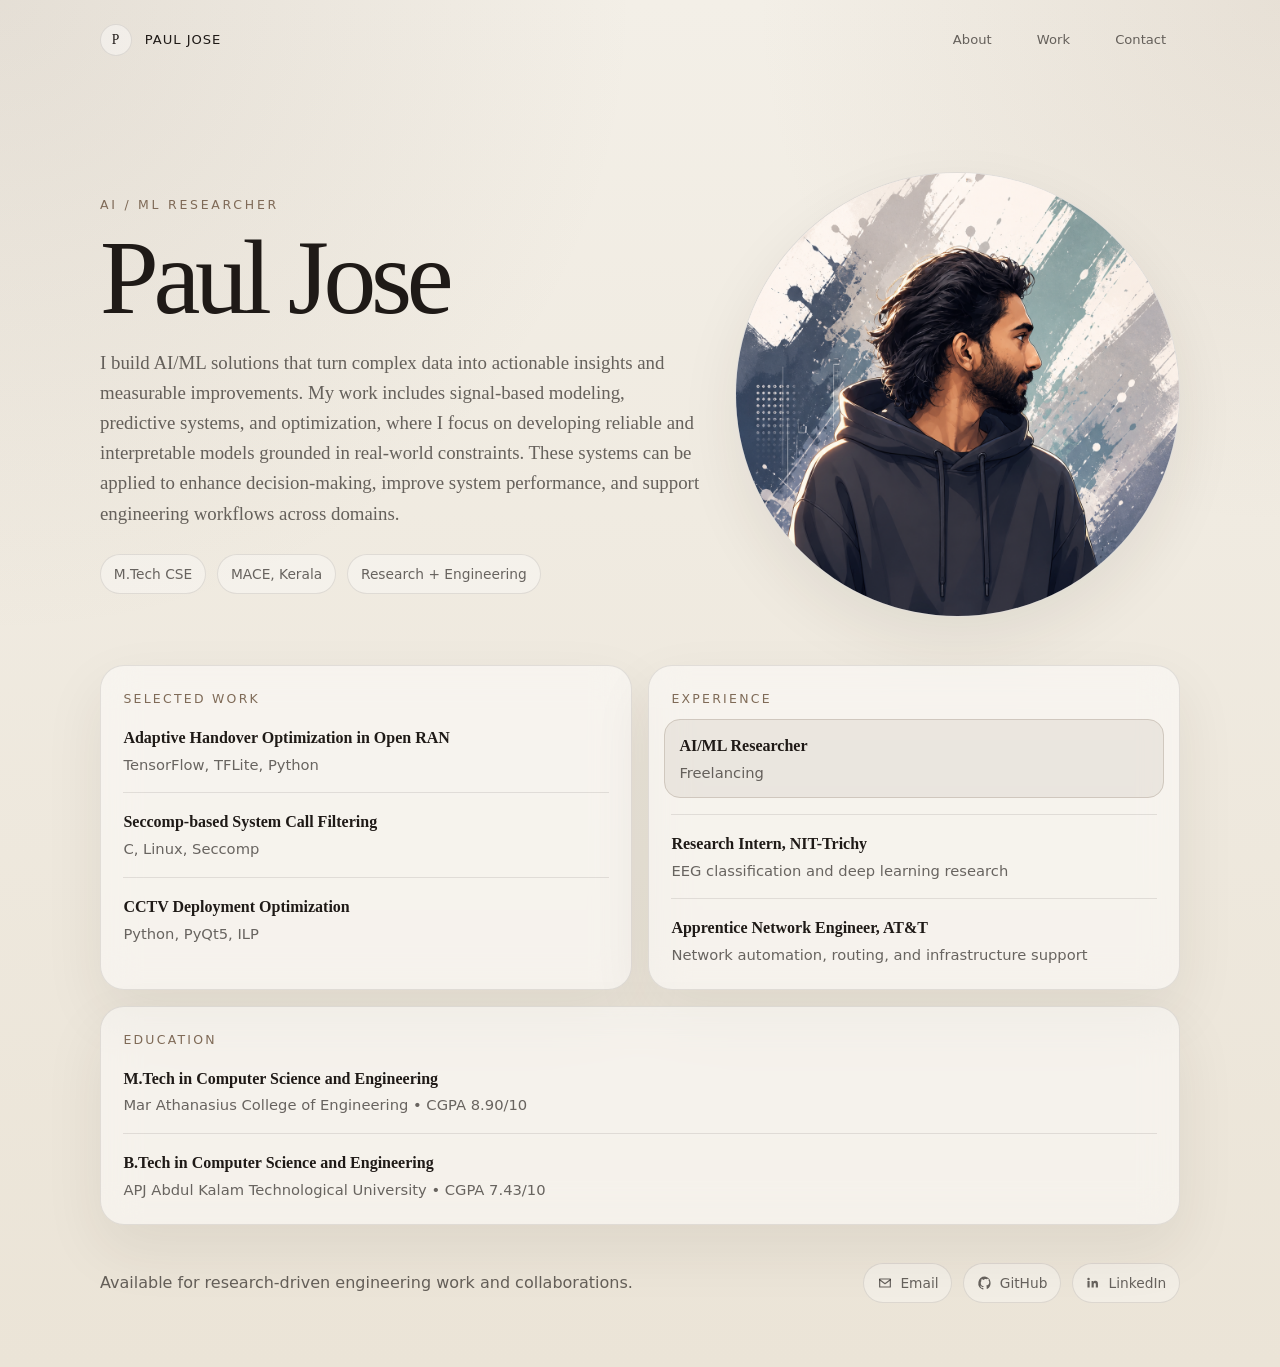
<file: index.html>
<!doctype html>
<html lang="en">
<head>
  <meta charset="utf-8">
  <meta name="viewport" content="width=device-width, initial-scale=1">
  <meta name="description" content="Minimal portfolio of Paul Jose, AI/ML researcher and engineer.">
  <title>Paul Jose</title>
  <link rel="stylesheet" href="styles.css">
</head>
<body>
  <header class="site-header">
    <a class="brand" href="#top" aria-label="Paul Jose home">
      <span class="brand-mark">P</span>
      <span class="brand-text">Paul Jose</span>
    </a>
    <nav class="site-nav" aria-label="Primary">
      <a href="#about">About</a>
      <a href="#work">Work</a>
      <a href="#contact">Contact</a>
    </nav>
  </header>

  <main id="top" class="site-main">
    <section class="hero" aria-label="Introduction">
      <div class="hero-copy">
        <p class="eyebrow">AI / ML Researcher</p>
        <h1>Paul Jose</h1>
        <p class="lead" id="about">
          I build AI/ML solutions that turn complex data into actionable insights and measurable improvements. 
          My work includes signal-based modeling, predictive systems, and optimization, where I focus on developing reliable and interpretable models grounded in real-world constraints. 
          These systems can be applied to enhance decision-making, improve system performance, and support engineering workflows across domains.
        </p>

        <div class="meta-row" aria-label="Key details">
          <span>M.Tech CSE</span>
          <span>MACE, Kerala</span>
          <span>Research + Engineering</span>
        </div>
      </div>

      <div class="hero-photo">
        <img src="CA4DE07D-E51B-4B91-9FEB-DB6355D3D148.png" alt="Paul Jose portrait">
      </div>
    </section>

    <section class="section-grid" aria-label="Portfolio highlights">
      <article class="panel" id="work">
        <p class="section-label">Selected work</p>
        <ul class="list">
          <li>
            <strong>Adaptive Handover Optimization in Open RAN</strong>
            <span>TensorFlow, TFLite, Python</span>
          </li>
          <li>
            <strong>Seccomp-based System Call Filtering</strong>
            <span>C, Linux, Seccomp</span>
          </li>
          <li>
            <strong>CCTV Deployment Optimization</strong>
            <span>Python, PyQt5, ILP</span>
          </li>
        </ul>
      </article>

      <article class="panel">
        <p class="section-label">Experience</p>
        <ul class="list">
          <li class="open-to">
            <strong>AI/ML Researcher</strong>
            <span>Freelancing</span>
          </li>
          <li>
            <strong>Research Intern, NIT-Trichy</strong>
            <span>EEG classification and deep learning research</span>
          </li>
          <li>
            <strong>Apprentice Network Engineer, AT&amp;T</strong>
            <span>Network automation, routing, and infrastructure support</span>
          </li>
        </ul>
      </article>

      <article class="panel panel-wide">
        <p class="section-label">Education</p>
        <div class="timeline">
          <div>
            <strong>M.Tech in Computer Science and Engineering</strong>
            <span>Mar Athanasius College of Engineering • CGPA 8.90/10</span>
          </div>
          <div>
            <strong>B.Tech in Computer Science and Engineering</strong>
            <span>APJ Abdul Kalam Technological University • CGPA 7.43/10</span>
          </div>
        </div>
      </article>
    </section>

    <footer class="site-footer" id="contact">
      <p>Available for research-driven engineering work and collaborations.</p>
      <div class="contact-links">
        <a href="mailto:pauljose.personal@gmail.com">
          <svg aria-hidden="true" viewBox="0 0 24 24" focusable="false">
            <path d="M4 6h16v12H4z" />
            <path d="m4 7 8 6 8-6" />
          </svg>
          <span>Email</span>
        </a>
        <a href="https://github.com/aeiou-sudo" target="_blank" rel="noopener noreferrer">
          <svg aria-hidden="true" viewBox="0 0 24 24" focusable="false">
            <path d="M12 2.2a10 10 0 0 0-3.16 19.49c.5.09.68-.22.68-.48v-1.69c-2.78.6-3.37-1.2-3.37-1.2-.46-1.16-1.12-1.47-1.12-1.47-.91-.62.07-.61.07-.61 1.01.07 1.54 1.04 1.54 1.04.9 1.53 2.35 1.09 2.92.83.09-.65.35-1.09.64-1.34-2.22-.25-4.55-1.11-4.55-4.94 0-1.09.39-1.98 1.03-2.68-.1-.25-.45-1.27.1-2.65 0 0 .84-.27 2.75 1.02A9.58 9.58 0 0 1 12 6.18c.85 0 1.7.11 2.5.34 1.91-1.29 2.75-1.02 2.75-1.02.55 1.38.2 2.4.1 2.65.64.7 1.03 1.59 1.03 2.68 0 3.84-2.34 4.68-4.57 4.93.36.31.68.92.68 1.85v2.74c0 .27.18.58.69.48A10 10 0 0 0 12 2.2Z" />
          </svg>
          <span>GitHub</span>
        </a>
        <a href="https://www.linkedin.com/in/paul-jose-016" target="_blank" rel="noopener noreferrer">
          <svg aria-hidden="true" viewBox="0 0 24 24" focusable="false">
            <path d="M6.94 8.92v9.78H3.7V8.92h3.24ZM5.32 4.1a1.88 1.88 0 1 1 0 3.76 1.88 1.88 0 0 1 0-3.76Zm6.86 4.82.1 1.35a3.52 3.52 0 0 1 3.16-1.62c3.38 0 4.01 2.23 4.01 5.13v4.92h-3.24v-4.36c0-1.04-.02-2.38-1.45-2.38-1.45 0-1.68 1.13-1.68 2.3v4.44H9.85V8.92h2.33Z" />
          </svg>
          <span>LinkedIn</span>
        </a>
      </div>
    </footer>
  </main>

  <script type="module" src="script.js"></script>
</body>
</html>
</file>
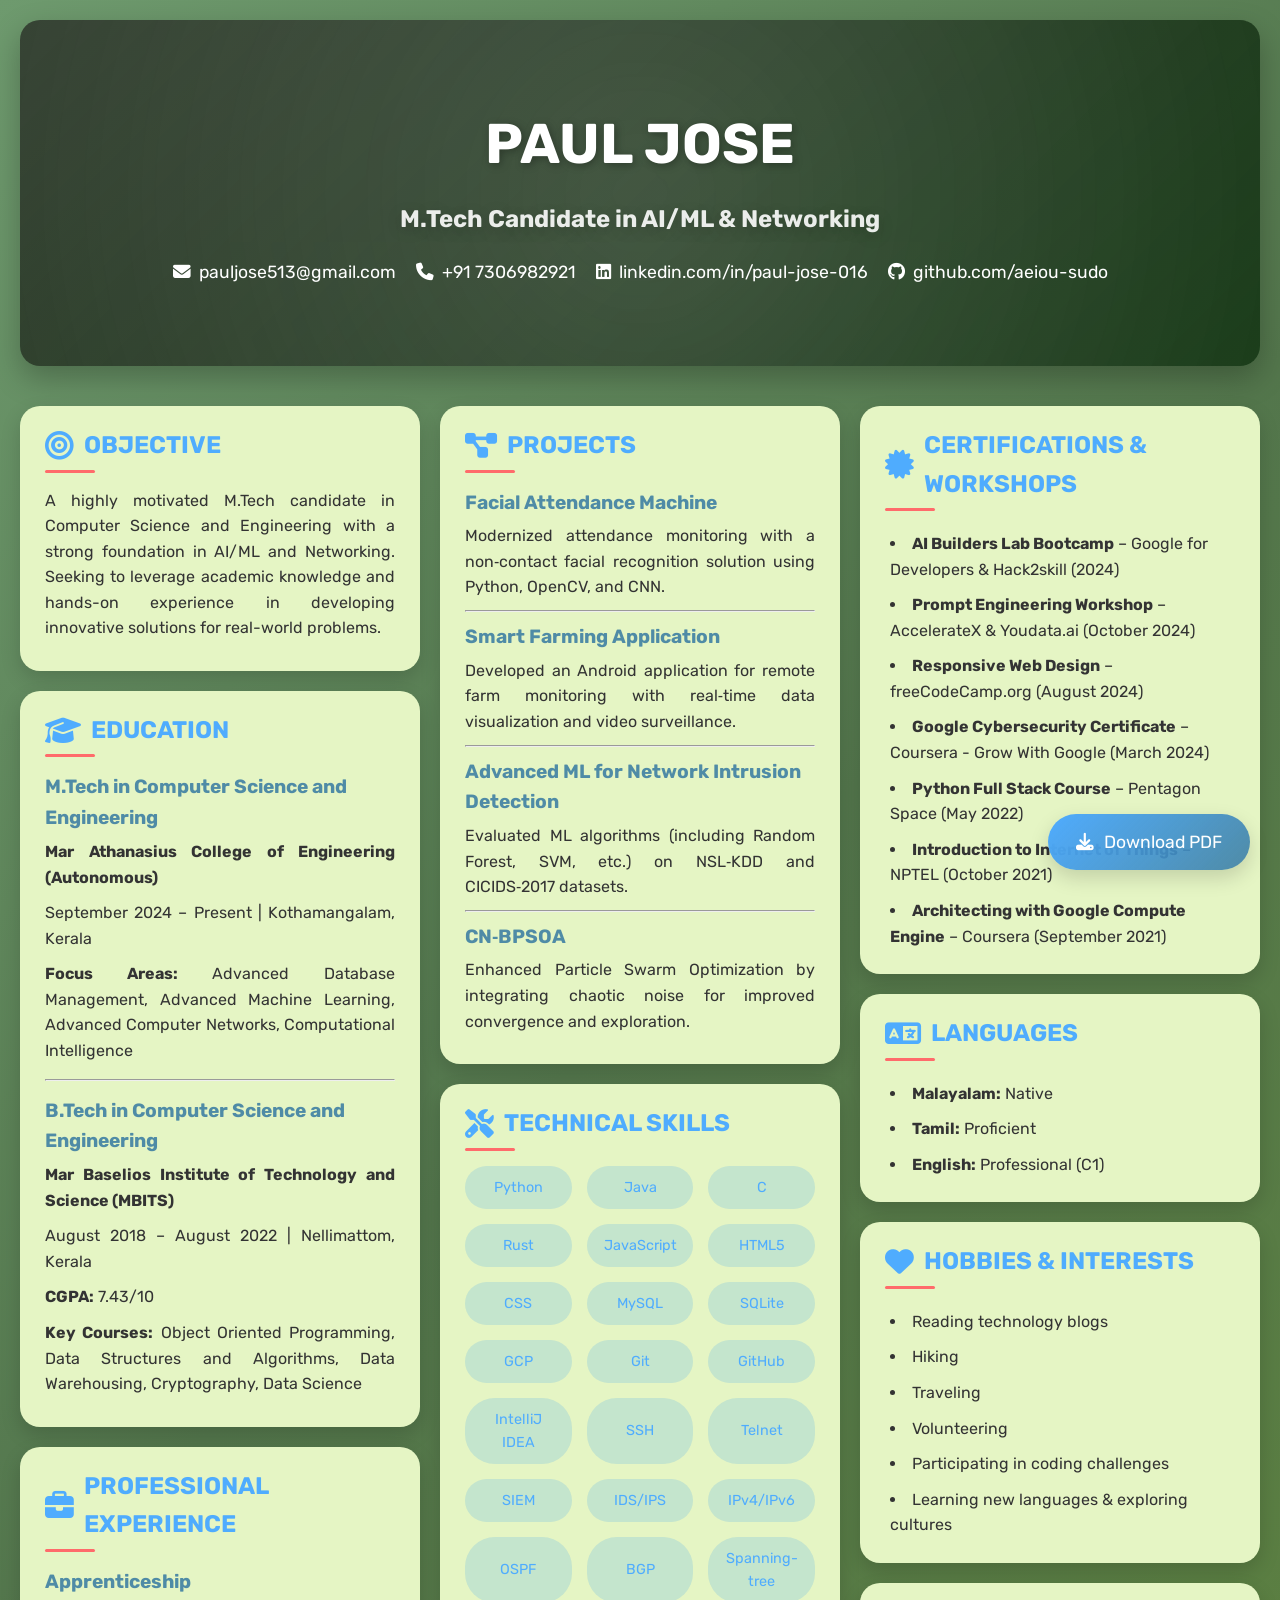
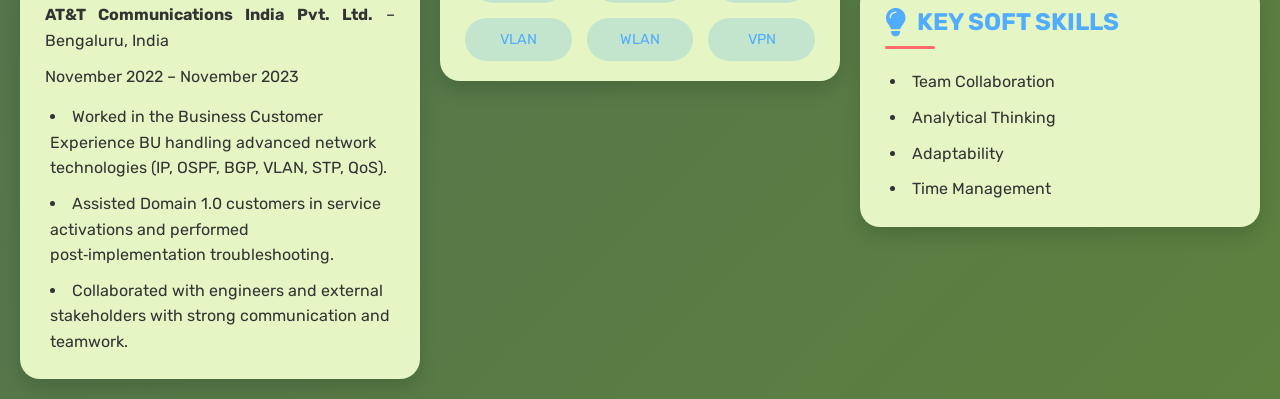
<file: portfolio.html>
<!DOCTYPE html>
<html lang="en">
<head>
  <meta charset="UTF-8" />
  <meta name="viewport" content="width=device-width, initial-scale=1.0" />
  <title>Paul Jose - Interactive Resume</title>
  <!-- Font Awesome Icons -->
  <link rel="stylesheet" href="https://cdnjs.cloudflare.com/ajax/libs/font-awesome/6.4.0/css/all.min.css" />
  <!-- Google Fonts -->
  <link href="https://fonts.googleapis.com/css2?family=Rubik:wght@400;500;700&family=Inter:wght@400;500&display=swap" rel="stylesheet" />
  <style>
    /* CSS Variables for easy theming */
    :root {
        --primary: #4facfe;      /* Modern Light Blue */
        --secondary: #377aa1dc;    /* Modern Turquoise */
        --accent: #ff6b6b;       /* Vibrant Coral Accent */
        --bg-color: #f0f4f8;
        --card-bg: rgba(255, 255, 255, 0.8);
        --text-color: #333;
        --shadow: rgba(0, 0, 0, 0.15);
          -webkit-user-select: none; /* Safari */
          -moz-user-select: none;    /* Firefox */
          -ms-user-select: none;     /* Internet Explorer/Edge */
          user-select: none;         /* Non-prefixed version, currently supported by Chrome, Opera and Edge */
          cursor: default;
    }
    /* Global Reset */
    * {
      margin: 0;
      padding: 0;
      box-sizing: border-box;
    }
    body {
        font-family: 'Rubik', sans-serif;
        background-attachment: fixed;
        background-size: cover;
        background-repeat: no-repeat;
        background-position: center;
        background: linear-gradient(135deg, rgb(110, 154, 110) 0%, #53764c 50%, #5d813f 100%); /* Enhanced silver gradient */
        color: var(--text-color);
        /* background-color: chartreuse; */
        line-height: 1.6;
        padding: 20px;
    }
    a {
      text-decoration: none;
      color: inherit;
    }
    .container {
      max-width: 1400px;
      margin: 0 auto;
    }
    p {
      text-align: justify;
      text-wrap: wrap;
    }


/* Modern Godly Pro Header */
.header {
  position: relative;
  text-align: center;
  padding: 80px 20px;
  background: linear-gradient(135deg, rgba(12, 9, 9, 0.664), rgba(10, 46, 10, 0.919));
  border-radius: 20px;
  margin-bottom: 40px;
  overflow: hidden;
  box-shadow: 0 12px 30px rgba(0, 0, 0, 0.25);
  transition: transform 0.6s cubic-bezier(0.25, 0.1, 0.25, 1), 
              background 0.6s ease, 
              box-shadow 0.6s ease;
  will-change: transform;
}

.header:hover {
  transform: scale(1.01);
  background: linear-gradient(135deg, rgba(12, 9, 9, 0.664), rgba(10, 46, 10, 0.919));
  box-shadow: 0 20px 40px rgba(0, 0, 0, 0.4);
}

/* Modern Background Animation with Hue Shift */
.header::before {
  content: "";
  position: absolute;
  top: -50%;
  left: -50%;
  width: 200%;
  height: 200%;
  background: radial-gradient(circle, rgba(255,255,255,0.25), transparent 70%);
  opacity: 0.7;
  filter: blur(20px) hue-rotate(0deg);
  pointer-events: none;
  animation: modernPulse 20s linear infinite;
}

@keyframes modernPulse {
  0% {
    transform: scale(1) rotate(0deg);
    filter: blur(20px) hue-rotate(0deg);
  }
  50% {
    transform: scale(1.1) rotate(180deg);
    filter: blur(20px) hue-rotate(180deg);
  }
  100% {
    transform: scale(1) rotate(360deg);
    filter: blur(20px) hue-rotate(360deg);
  }
}

/* Updated Floating Particle Effect */
.header::after {
  content: "";
  position: absolute;
  bottom: -20%;
  right: -20%;
  width: 80px;
  height: 80px;
  background: var(--accent);
  border-radius: 50%;
  filter: blur(25px);
  pointer-events: none;
  animation: particleFloat 12s ease-in-out infinite;
}

@keyframes particleFloat {
  0% {
    transform: translate(0, 0) scale(1);
    opacity: 0.7;
  }
  50% {
    transform: translate(-40px, -40px) scale(1.5);
    opacity: 1;
  }
  100% {
    transform: translate(0, 0) scale(1);
    opacity: 0.7;
  }
}

/* Enhanced Header Text Effects */
.header h1,
.header h2 {
  position: relative;
  z-index: 1;
  color: #fff;
  text-shadow: 0 4px 15px rgba(0, 0, 0, 0.2);
  transition: text-shadow 0.6s ease, transform 0.6s ease;
}

.header:hover h1,
.header:hover h2 {
  text-shadow: 0 6px 25px rgba(0, 0, 0, 0.3);
  transform: translateY(-3px);
}




    .header h1 {
      position: relative;
      font-size: 3.5rem;
      color: #fff;
      text-shadow: 2px 2px 8px rgba(0,0,0,0.3);
      margin-bottom: 10px;
    }
    .header h2 {
      position: relative;
      font-size: 1.5rem;
      color: rgba(255,255,255,0.9);
      margin-bottom: 20px;
    }
    .contact-info {
      position: relative;
      display: flex;
      justify-content: center;
      gap: 20px;
      flex-wrap: wrap;
    }
    .contact-info a {
      color: #fff;
      font-size: 1.1rem;
      transition: transform 0.3s ease;
      display: flex;
      align-items: center;
      gap: 8px;
    }
    .contact-info a:hover {
      transform: scale(1.1);
    }
    /* Flex-based Masonry Layout */
    .grid {
      display: flex;
      gap: 20px;
    }
    .column {
      flex: 1;
      display: flex;
      flex-direction: column;
      gap: 20px;
    }
    /* Card Styles */
    .card {
      background-color: #e5f5c4;

      border-radius: 20px;
      padding: 20px 25px;
      box-shadow: 0 8px 20px var(--shadow);
      backdrop-filter: blur(6px);
      -webkit-backdrop-filter: blur(6px);
      transition: transform 0.3s ease, box-shadow 0.3s ease;
      width: 100%;
      position: relative;
      overflow: hidden;
      animation: fadeIn 0.8s ease forwards;
      opacity: 0;
    }
    @keyframes fadeIn {
      from { opacity: 0; transform: translateY(20px); }
      to { opacity: 1; transform: translateY(0); }
    }
    .card:hover {
      transform: scale(1.03);
      box-shadow: 0 12px 30px rgba(0, 0, 0, 0.3);
      /* background: var(--card-bg); */
      background-color: rgb(198, 222, 158);
    }
    .card:hover p {
      transform: scale(1.03);
      transition: transform 0.6s ease-in-out;
    }
    .card p {
      transform: scale(1);
      transition: transform 0.6s ease-in-out;
    }
    .card::after {
      content: "";
      position: absolute;
      top: 0;
      left: -100%;
      width: 100%;
      height: 100%;
      background: linear-gradient(120deg, transparent, rgba(255,255,255,0.4), transparent);
      transition: left 0.5s ease;
    }
    .card:hover::after {
      left: 100%;
    }
    /* Section Titles */
    .section-title {
      font-size: 1.5rem;
      color: var(--primary);
      margin-bottom: 15px;
      display: flex;
      align-items: center;
      gap: 10px;
      position: relative;
      padding-bottom: 8px;
    }
    .section-title::after {
      content: "";
      position: absolute;
      bottom: 0;
      left: 0;
      width: 50px;
      height: 3px;
      background: var(--accent);
      border-radius: 2px;
    }
    .section-title i {
      font-size: 1.8rem;
    }
    /* Content Styling */
    .entry h4 {
      font-size: 1.2rem;
      margin-bottom: 5px;
      color: var(--secondary);
    }
    .entry p {
      font-size: 1rem;
      margin-bottom: 10px;
    }
    .entry ul {
      list-style: disc inside;
      margin-top: 10px;
    }
    .entry li {
      padding: 5px;
      transition: background 0.3s ease, transform 0.3s ease;
      border-radius: 5px;
    }
    .entry li:hover {
      /* background-color: #ffffff; */
      transform: translate(5px, -3px);
      transition: transform 0.3s ease;
    }
    .skills-grid {
        display: flex;
        flex-wrap: wrap;
        gap: 15px; /* Supported in modern browsers */
    }

    .skill-tag {
        flex: 1 1 100px; /* Grow, shrink, and set a minimum width of 100px */
        background: rgba(10, 132, 255, 0.15);
        color: var(--primary);
        padding: 10px 15px;
        border-radius: 30px;
        align-items: center;
        align-content: center;
        font-size: 0.9rem;
        text-align: center;
        transition: background 0.3s ease, transform 0.3s ease;
    }

    .skill-tag:hover {
        background: var(--primary);
        color: #fff;
        transform: translateY(-3px);
    }

    /* Floating Download Button */
    .download-btn {
      position: fixed;
      bottom: 30px;
      right: 30px;
      background: linear-gradient(135deg, var(--primary), var(--secondary));
      color: #fff;
      padding: 14px 28px;
      border-radius: 50px;
      font-size: 1.1rem;
      display: flex;
      align-items: center;
      gap: 10px;
      box-shadow: 0 8px 20px var(--shadow);
      transition: transform 0.3s ease, background 0.3s ease;
    }
    .download-btn:hover {
      background: linear-gradient(135deg, var(--secondary), #005bb5);
      transform: scale(1.05);
    }
    @media (max-width: 600px) {
      .header h1 { font-size: 2.5rem; }
      .header h2 { font-size: 1.2rem; }
    }
  </style>
</head>
<body>
  <div class="container">
    <!-- Header Section -->
    <header class="header">
      <h1>PAUL JOSE</h1>
      <h2>M.Tech Candidate in AI/ML &amp; Networking</h2>
      <div class="contact-info">
        <a href="mailto:pauljose513@gmail.com">
          <i class="fas fa-envelope"></i> pauljose513@gmail.com
        </a>
        <a href="tel:+917306982921">
          <i class="fas fa-phone"></i> +91 7306982921
        </a>
        <a href="https://www.linkedin.com/in/paul-jose-016">
          <i class="fab fa-linkedin"></i> linkedin.com/in/paul-jose-016
        </a>
        <a href="https://github.com/aeiou-sudo">
          <i class="fab fa-github"></i> github.com/aeiou-sudo
        </a>
      </div>
    </header>

    <!-- Flex-based Masonry Layout -->
    <div class="grid">
      <!-- Column 1 -->
      <div class="column">
        <!-- Objective Card -->
        <div class="card">
          <div class="entry">
            <h3 class="section-title"><i class="fas fa-bullseye"></i> OBJECTIVE</h3>
            <p>
              A highly motivated M.Tech candidate in Computer Science and Engineering with a strong foundation in AI/ML and Networking. Seeking to leverage academic knowledge and hands-on experience in developing innovative solutions for real-world problems.
            </p>
          </div>
        </div>
        <!-- Education Card -->
        <div class="card">
          <div class="entry">
            <h3 class="section-title"><i class="fas fa-graduation-cap"></i> EDUCATION</h3>
            <h4>M.Tech in Computer Science and Engineering</h4>
            <p><strong>Mar Athanasius College of Engineering (Autonomous)</strong></p>
            <p>September 2024 – Present | Kothamangalam, Kerala</p>
            <p><strong>Focus Areas:</strong> Advanced Database Management, Advanced Machine Learning, Advanced Computer Networks, Computational Intelligence</p>
            <hr style="margin: 15px 0;">
            <h4>B.Tech in Computer Science and Engineering</h4>
            <p><strong>Mar Baselios Institute of Technology and Science (MBITS)</strong></p>
            <p>August 2018 – August 2022 | Nellimattom, Kerala</p>
            <p><strong>CGPA:</strong> 7.43/10</p>
            <p><strong>Key Courses:</strong> Object Oriented Programming, Data Structures and Algorithms, Data Warehousing, Cryptography, Data Science</p>
          </div>
        </div>
        <!-- Professional Experience Card -->
        <div class="card">
          <div class="entry">
            <h3 class="section-title"><i class="fas fa-briefcase"></i> PROFESSIONAL EXPERIENCE</h3>
            <h4>Apprenticeship</h4>
            <p><strong>AT&amp;T Communications India Pvt. Ltd.</strong> – Bengaluru, India</p>
            <p>November 2022 – November 2023</p>
            <ul>
              <li>Worked in the Business Customer Experience BU handling advanced network technologies (IP, OSPF, BGP, VLAN, STP, QoS).</li>
              <li>Assisted Domain 1.0 customers in service activations and performed post‑implementation troubleshooting.</li>
              <li>Collaborated with engineers and external stakeholders with strong communication and teamwork.</li>
            </ul>
          </div>
        </div>
      </div>
      <!-- Column 2 -->
      <div class="column">
        <!-- Projects Card -->
        <div class="card">
          <div class="entry">
            <h3 class="section-title"><i class="fas fa-project-diagram"></i> PROJECTS</h3>
            <h4>Facial Attendance Machine</h4>
            <p>Modernized attendance monitoring with a non‑contact facial recognition solution using Python, OpenCV, and CNN.</p>
            <hr style="margin: 10px 0;">
            <h4>Smart Farming Application</h4>
            <p>Developed an Android application for remote farm monitoring with real‑time data visualization and video surveillance.</p>
            <hr style="margin: 10px 0;">
            <h4>Advanced ML for Network Intrusion Detection</h4>
            <p>Evaluated ML algorithms (including Random Forest, SVM, etc.) on NSL‑KDD and CICIDS‑2017 datasets.</p>
            <hr style="margin: 10px 0;">
            <h4>CN‑BPSOA</h4>
            <p>Enhanced Particle Swarm Optimization by integrating chaotic noise for improved convergence and exploration.</p>
          </div>
        </div>
        <!-- Technical Skills Card -->
        <div class="card">
          <div class="entry">
            <h3 class="section-title"><i class="fas fa-tools"></i> TECHNICAL SKILLS</h3>
            <div class="skills-grid">
              <span class="skill-tag">Python</span>
              <span class="skill-tag">Java</span>
              <span class="skill-tag">C</span>
              <span class="skill-tag">Rust</span>
              <span class="skill-tag">JavaScript</span>
              <span class="skill-tag">HTML5</span>
              <span class="skill-tag">CSS</span>
              <span class="skill-tag">MySQL</span>
              <span class="skill-tag">SQLite</span>
              <span class="skill-tag">GCP</span>
              <span class="skill-tag">Git</span>
              <span class="skill-tag">GitHub</span>
              <span class="skill-tag">IntelliJ IDEA</span>
              <span class="skill-tag">SSH</span>
              <span class="skill-tag">Telnet</span>
              <span class="skill-tag">SIEM</span>
              <span class="skill-tag">IDS/IPS</span>
              <span class="skill-tag">IPv4/IPv6</span>
              <span class="skill-tag">OSPF</span>
              <span class="skill-tag">BGP</span>
              <span class="skill-tag">Spanning-tree</span>
              <span class="skill-tag">VLAN</span>
              <span class="skill-tag">WLAN</span>
              <span class="skill-tag">VPN</span>
            </div>
          </div>
        </div>
      </div>
      <!-- Column 3 -->
      <div class="column">
        <!-- Certifications Card -->
        <div class="card">
          <div class="entry">
            <h3 class="section-title"><i class="fas fa-certificate"></i> CERTIFICATIONS &amp; WORKSHOPS</h3>
            <ul>
              <li><strong>AI Builders Lab Bootcamp</strong> – Google for Developers &amp; Hack2skill (2024)</li>
              <li><strong>Prompt Engineering Workshop</strong> – AccelerateX &amp; Youdata.ai (October 2024)</li>
              <li><strong>Responsive Web Design</strong> – freeCodeCamp.org (August 2024)</li>
              <li><strong>Google Cybersecurity Certificate</strong> – Coursera - Grow With Google (March 2024)</li>
              <li><strong>Python Full Stack Course</strong> – Pentagon Space (May 2022)</li>
              <li><strong>Introduction to Internet of Things</strong> – NPTEL (October 2021)</li>
              <li><strong>Architecting with Google Compute Engine</strong> – Coursera (September 2021)</li>
            </ul>
          </div>
        </div>
        <!-- Languages Card -->
        <div class="card">
          <div class="entry">
            <h3 class="section-title"><i class="fas fa-language"></i> LANGUAGES</h3>
            <ul>
              <li><strong>Malayalam:</strong> Native</li>
              <li><strong>Tamil:</strong> Proficient</li>
              <li><strong>English:</strong> Professional (C1)</li>
            </ul>
          </div>
        </div>
        <!-- Hobbies & Interests Card -->
        <div class="card">
          <div class="entry">
            <h3 class="section-title"><i class="fas fa-heart"></i> HOBBIES &amp; INTERESTS</h3>
            <ul>
              <li>Reading technology blogs</li>
              <li>Hiking</li>
              <li>Traveling</li>
              <li>Volunteering</li>
              <li>Participating in coding challenges</li>
              <li>Learning new languages &amp; exploring cultures</li>
            </ul>
          </div>
        </div>
        <!-- Key Soft Skills Card -->
        <div class="card">
          <div class="entry">
            <h3 class="section-title"><i class="fas fa-lightbulb"></i> KEY SOFT SKILLS</h3>
            <ul>
              <li>Team Collaboration</li>
              <li>Analytical Thinking</li>
              <li>Adaptability</li>
              <li>Time Management</li>
            </ul>
          </div>
        </div>
      </div>
    </div>
  </div>
  <!-- Floating Download Button -->
  <a href="Paul_Jose_M_Tech_2025.pdf" download class="download-btn">
    <i class="fas fa-download"></i> Download PDF
  </a>  
</body>
</html>
</file>
<file: styles.css>
:root {
  color-scheme: light;
  --bg: #f3efe7;
  --bg-2: #ebe4d7;
  --panel: rgba(255, 255, 255, 0.48);
  --text: #1f1a17;
  --muted: rgba(31, 26, 23, 0.66);
  --line: rgba(31, 26, 23, 0.1);
  --accent: #7f6a57;
  --shadow: 0 24px 60px rgba(54, 42, 31, 0.08);
  --radius: 24px;
  --content-width: 1080px;
}

* {
  box-sizing: border-box;
}

html {
  scroll-behavior: smooth;
}

body {
  margin: 0;
  min-height: 100vh;
  color: var(--text);
  background:
    radial-gradient(circle at top left, rgba(127, 106, 87, 0.12), transparent 34%),
    radial-gradient(circle at top right, rgba(170, 148, 126, 0.16), transparent 28%),
    linear-gradient(180deg, var(--bg), var(--bg-2));
  font-family: "Iowan Old Style", "Palatino Linotype", "Book Antiqua", Georgia, serif;
  line-height: 1.6;
  -webkit-font-smoothing: antialiased;
  text-rendering: optimizeLegibility;
}

a {
  color: inherit;
  text-decoration: none;
}

a:hover {
  color: var(--accent);
}

.site-header,
.site-main {
  width: min(calc(100% - 32px), var(--content-width));
  margin: 0 auto;
}

.site-header {
  display: flex;
  align-items: center;
  justify-content: space-between;
  gap: 1rem;
  padding: 1.25rem 0 0;
}

.brand {
  display: inline-flex;
  align-items: center;
  gap: 0.8rem;
  letter-spacing: 0.06em;
  text-transform: uppercase;
}

.brand-mark {
  width: 2rem;
  height: 2rem;
  display: grid;
  place-items: center;
  border-radius: 999px;
  border: 1px solid var(--line);
  background: rgba(255, 255, 255, 0.42);
  font-size: 0.85rem;
}

.brand-text,
.site-nav {
  font-family: Inter, "Segoe UI", system-ui, sans-serif;
  font-size: 0.82rem;
}

.site-nav {
  display: flex;
  align-items: center;
  gap: 1.1rem;
  color: var(--muted);
}

.site-main {
  padding: clamp(3rem, 6vw, 5.5rem) 0 3rem;
}

.hero {
  display: grid;
  grid-template-columns: minmax(0, 1.15fr) minmax(220px, 0.85fr);
  gap: clamp(1rem, 3vw, 2rem);
  align-items: center;
  padding: clamp(1.5rem, 3vw, 2.25rem) 0 clamp(2rem, 4vw, 3rem);
}

.hero-copy {
  max-width: 760px;
}

.hero-photo {
  aspect-ratio: 1 / 1;
  border-radius: 50%;
  border: 1px solid var(--line);
  background:
    linear-gradient(180deg, rgba(255, 255, 255, 0.46), rgba(255, 255, 255, 0.22)),
    radial-gradient(circle at 30% 20%, rgba(127, 106, 87, 0.18), transparent 35%),
    rgba(255, 255, 255, 0.28);
  box-shadow: var(--shadow);
  display: grid;
  place-items: center;
  min-height: 144px;
  overflow: hidden;
}

.hero-photo img {
  width: 100%;
  height: 100%;
  display: block;
  object-fit: cover;
  object-position: center top;
}

.eyebrow,
.section-label,
.meta-row,
.site-footer p,
.list span,
.timeline span {
  font-family: Inter, "Segoe UI", system-ui, sans-serif;
}

.eyebrow {
  margin: 0 0 0.85rem;
  color: var(--accent);
  font-size: 0.78rem;
  letter-spacing: 0.22em;
  text-transform: uppercase;
}

.hero h1 {
  margin: 0;
  font-size: clamp(3rem, 10vw, 6.6rem);
  line-height: 0.95;
  letter-spacing: -0.05em;
  font-weight: 500;
}

.lead {
  margin: 1.2rem 0 0;
  max-width: 44rem;
  font-size: clamp(1.02rem, 2vw, 1.18rem);
  color: var(--muted);
}

.meta-row {
  display: flex;
  flex-wrap: wrap;
  gap: 0.7rem;
  margin-top: 1.6rem;
  color: var(--muted);
  font-size: 0.86rem;
}

.meta-row span,
.site-nav a,
.contact-links a {
  padding: 0.5rem 0.8rem;
  border: 1px solid transparent;
  border-radius: 999px;
  transition: border-color 160ms ease, background-color 160ms ease, color 160ms ease;
}

.meta-row span {
  background: rgba(255, 255, 255, 0.35);
  border-color: var(--line);
}

.site-nav a:hover,
.contact-links a:hover {
  background: rgba(255, 255, 255, 0.44);
  border-color: var(--line);
}

.section-grid {
  display: grid;
  grid-template-columns: repeat(12, minmax(0, 1fr));
  gap: 1rem;
}

.panel {
  grid-column: span 6;
  padding: 1.4rem;
  border: 1px solid var(--line);
  border-radius: var(--radius);
  background: var(--panel);
  backdrop-filter: blur(18px);
  -webkit-backdrop-filter: blur(18px);
  box-shadow: var(--shadow);
}

.panel-wide {
  grid-column: 1 / -1;
}

.section-label {
  margin: 0 0 1rem;
  color: var(--accent);
  font-size: 0.78rem;
  letter-spacing: 0.18em;
  text-transform: uppercase;
}

.list,
.timeline {
  display: grid;
  gap: 1rem;
}

.list {
  margin: 0;
  padding: 0;
  list-style: none;
}

.list li,
.timeline div {
  padding-top: 1rem;
  border-top: 1px solid var(--line);
}

.list li:first-child,
.timeline div:first-child {
  padding-top: 0;
  border-top: 0;
}

.list li.open-to {
  position: relative;
  margin: -0.35rem -0.45rem 0;
  padding: 0.85rem 0.95rem;
  border-radius: 16px;
  background: rgba(127, 106, 87, 0.1);
  animation: open-to-pulse 2.4s ease-in-out infinite;
}

.list li.open-to::before {
  content: "";
  position: absolute;
  inset: 0;
  border: 1px solid rgba(127, 106, 87, 0.24);
  border-radius: inherit;
  pointer-events: none;
}

@keyframes open-to-pulse {
  0%,
  100% {
    opacity: 0.72;
    box-shadow: 0 0 0 0 rgba(127, 106, 87, 0);
  }

  50% {
    opacity: 1;
    box-shadow: 0 0 0 8px rgba(127, 106, 87, 0.08);
  }
}

.list strong,
.timeline strong {
  display: block;
  margin-bottom: 0.15rem;
  font-weight: 600;
}

.list span,
.timeline span {
  display: block;
  color: var(--muted);
  font-size: 0.92rem;
}

.site-footer {
  display: flex;
  align-items: center;
  justify-content: space-between;
  gap: 1rem;
  padding: 1.8rem 0 0.5rem;
  color: var(--muted);
}

.contact-links {
  display: flex;
  flex-wrap: wrap;
  gap: 0.65rem;
  justify-content: flex-end;
}

.contact-links a {
  display: inline-flex;
  align-items: center;
  gap: 0.45rem;
  background: rgba(255, 255, 255, 0.34);
  border-color: var(--line);
  font-family: Inter, "Segoe UI", system-ui, sans-serif;
  font-size: 0.86rem;
}

.contact-links svg {
  width: 1rem;
  height: 1rem;
  flex: 0 0 auto;
  fill: none;
  stroke: currentColor;
  stroke-linecap: round;
  stroke-linejoin: round;
  stroke-width: 1.8;
}

.contact-links a:nth-child(2) svg,
.contact-links a:nth-child(3) svg {
  fill: currentColor;
  stroke: none;
}

@media (max-width: 800px) {
  .site-header {
    flex-direction: row;
    align-items: center;
    justify-content: space-between;
    gap: 0.85rem;
    padding: 1.25rem 0;
  }

  .site-footer {
    flex-direction: row;
    align-items: center;
    justify-content: space-between;
    gap: 1rem;
  }

  .site-nav {
    flex-direction: row;
    flex-wrap: wrap;
    justify-content: flex-end;
    gap: 0.55rem;
    width: auto;
  }

  .site-nav a {
    display: inline-flex;
    padding: 0.4rem 0.65rem;
  }

  .contact-links {
    flex-direction: row;
    flex-wrap: wrap;
    justify-content: flex-end;
    gap: 0.55rem;
    width: auto;
  }

  .contact-links a {
    display: flex;
    align-items: center;
    padding: 0.6rem 0.75rem;
  }

  .panel {
    grid-column: 1 / -1;
  }

  .hero {
    grid-template-columns: 1fr;
    gap: 1.5rem;
  }

  .hero-copy {
    text-align: center;
  }

  .hero-photo {
    order: -1;
    min-height: 280px;
    max-width: 320px;
    margin: 0 auto;
  }

  .meta-row {
    gap: 0.6rem;
    flex-direction: column;
  }

  .meta-row span {
    display: inline-block;
  }
}

@media (max-width: 560px) {
  .site-header,
  .site-main {
    width: min(calc(100% - 24px), var(--content-width));
  }

  .site-header {
    padding: 0.9rem 0;
    gap: 0.65rem;
  }

  .site-main {
    padding-top: 1.5rem;
    padding-bottom: 2.5rem;
  }

  .brand {
    gap: 0.6rem;
  }

  .brand-mark {
    width: 1.75rem;
    height: 1.75rem;
    font-size: 0.75rem;
  }

  .brand-text {
    font-size: 0.75rem;
  }

  .site-nav {
    gap: 0.4rem;
  }

  .site-nav a {
    padding: 0.35rem 0.55rem;
    font-size: 0.75rem;
  }

  .hero {
    gap: 1.25rem;
    padding: 1rem 0 1.5rem;
  }

  .hero-copy {
    text-align: center;
  }

  .hero-photo {
    order: -1;
    max-width: 240px;
    width: 100%;
    min-height: 240px;
    margin: 0 auto;
  }

  .hero h1 {
    font-size: clamp(2rem, 16vw, 3.5rem);
    margin: 0.5rem 0 0;
  }

  .eyebrow {
    margin: 0 0 0.6rem;
    font-size: 0.7rem;
  }

  .lead {
    margin: 0.8rem 0 0;
    font-size: clamp(0.9rem, 1.8vw, 1.02rem);
    line-height: 1.5;
  }

  .meta-row {
    margin-top: 1rem;
    gap: 0.5rem;
    font-size: 0.75rem;
  }

  .meta-row span {
    padding: 0.4rem 0.6rem;
    font-size: 0.7rem;
  }

  .section-grid {
    gap: 0.75rem;
  }

  .panel {
    padding: 1rem;
    border-radius: 18px;
    grid-column: 1 / -1;
  }

  .section-label {
    margin: 0 0 0.8rem;
    font-size: 0.7rem;
  }

  .list,
  .timeline {
    gap: 0.8rem;
  }

  .list li,
  .timeline div {
    padding-top: 0.8rem;
  }

  .list strong,
  .timeline strong {
    margin-bottom: 0.1rem;
    font-size: 0.95rem;
  }

  .list span,
  .timeline span {
    font-size: 0.85rem;
  }

  .site-footer {
    flex-direction: row;
    flex-wrap: wrap;
    align-items: center;
    justify-content: space-between;
    gap: 0.85rem;
    padding: 1.25rem 0;
  }

  .site-footer p {
    margin: 0;
    font-size: 0.85rem;
    line-height: 1.5;
  }

  .contact-links {
    flex-direction: row;
    flex-wrap: wrap;
    justify-content: center;
    gap: 0.45rem;
    width: 100%;
  }

  .contact-links a {
    display: flex;
    align-items: center;
    gap: 0.4rem;
    padding: 0.5rem 0.65rem;
    font-size: 0.75rem;
  }

  .contact-links svg {
    width: 0.9rem;
    height: 0.9rem;
  }

  .fab-stack {
    right: 0.75rem;
    bottom: 1rem;
    gap: 0.5rem;
  }

  .fab {
    width: 40px;
    height: 40px;
  }

  .fab svg {
    width: 16px;
    height: 16px;
  }
}

@media (prefers-reduced-motion: reduce) {
  html {
    scroll-behavior: auto;
  }

  *,
  *::before,
  *::after {
    animation-duration: 0.01ms !important;
    animation-iteration-count: 1 !important;
    transition-duration: 0.01ms !important;
    scroll-behavior: auto !important;
  }
}

/* Floating action button (FAB) stack */
.fab-stack {
  position: fixed;
  right: 1rem;
  bottom: 1.25rem;
  display: flex;
  flex-direction: column-reverse; /* stack visually with the first link at bottom */
  gap: 0.6rem;
  z-index: 2000;
}
.fab {
  display: inline-flex;
  align-items: center;
  justify-content: center;
  width: 44px;
  height: 44px;
  border-radius: 999px;
  background: var(--muted-bg);
  color: var(--text);
  border: 1px solid var(--muted);
  text-decoration: none;
  box-shadow: 0 6px 18px rgba(0,0,0,0.28);
  transition: transform 160ms ease, box-shadow 160ms ease, background-color 160ms ease;
}
.fab svg { width: 18px; height: 18px; display: block; }
.fab:hover, .fab:focus { transform: translateY(-3px) scale(1.03); box-shadow: 0 10px 24px rgba(0,0,0,0.32); outline: none; }
.fab:active { transform: translateY(-1px) scale(0.99); }

/* Make touch targets larger on small screens */
@media (max-width: 480px) {
  .fab { width: 52px; height: 52px; }
  .fab-stack { right: 0.8rem; bottom: 1rem; }
}

/* Accessibility: ensure fab stack does not cover important content on small screens; shift left if necessary */
@media (max-width: 360px) {
  .fab-stack { right: 0.5rem; }
}
</file>
